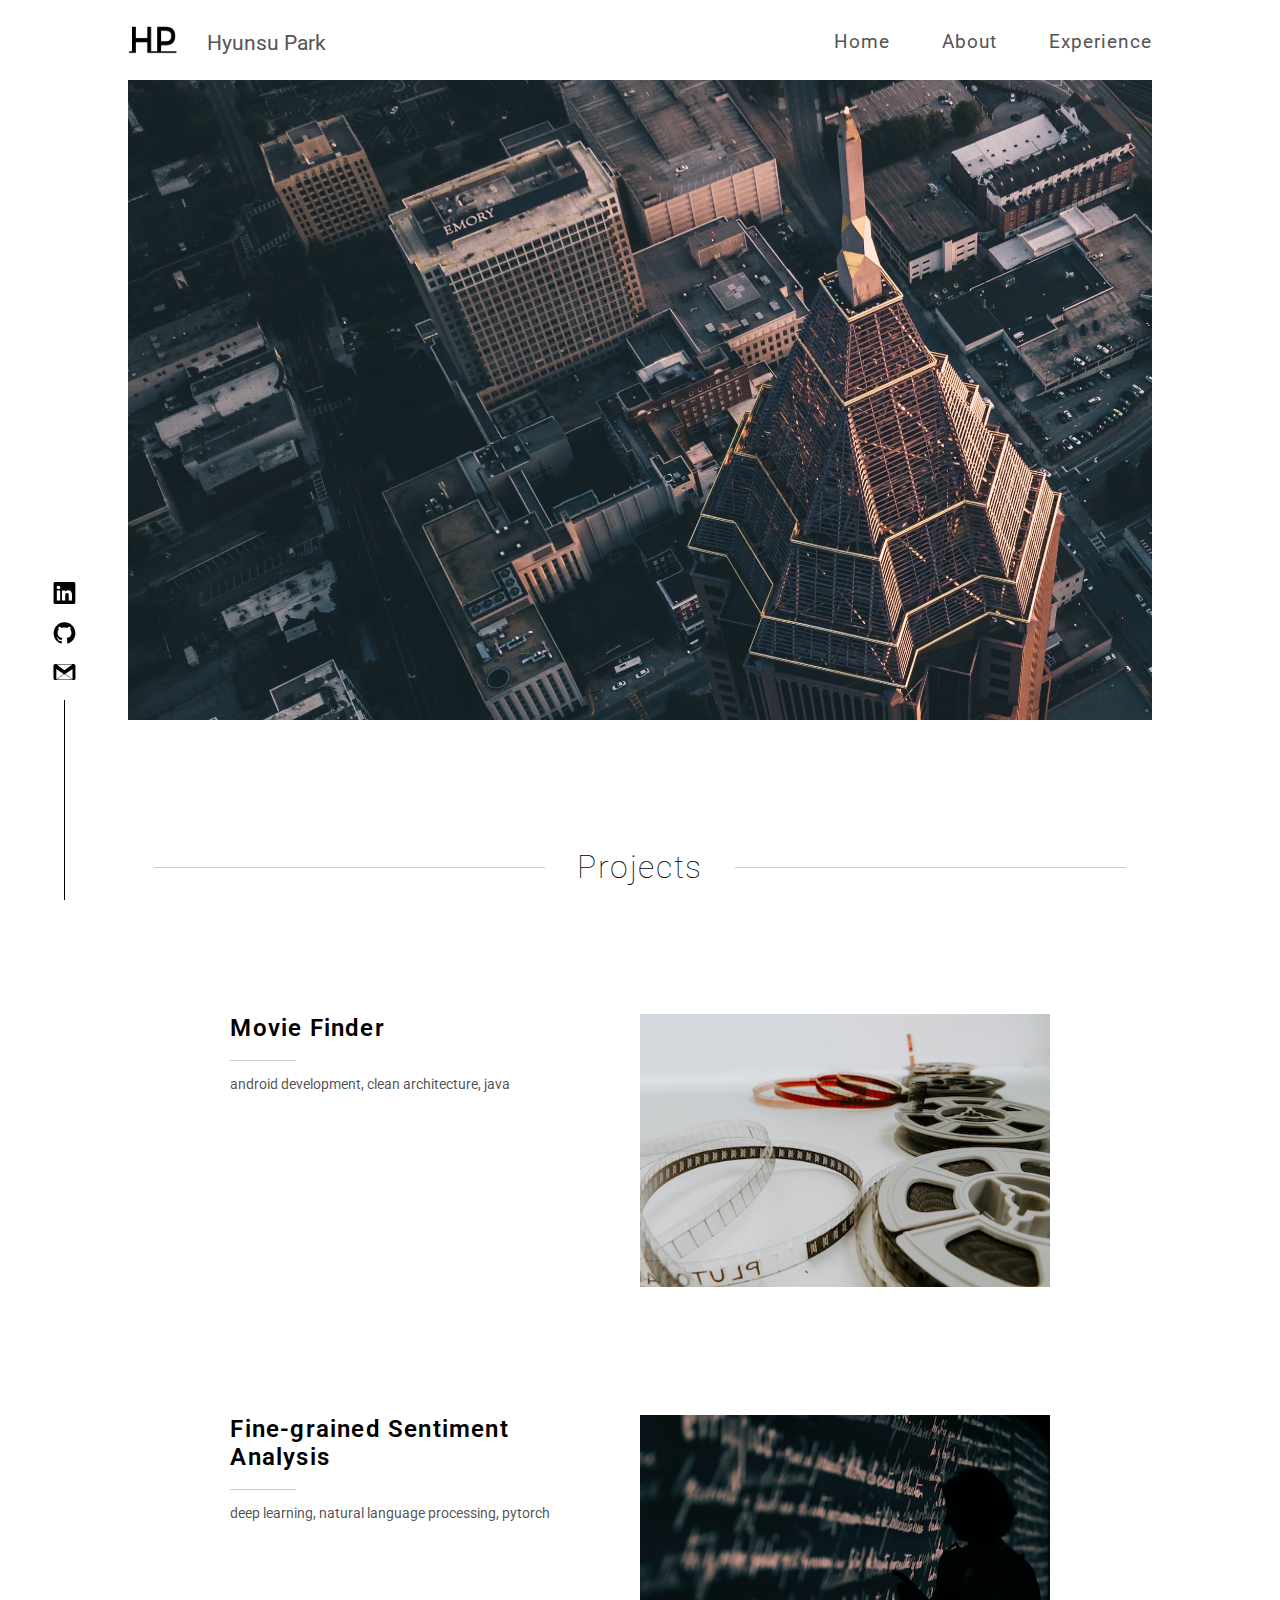
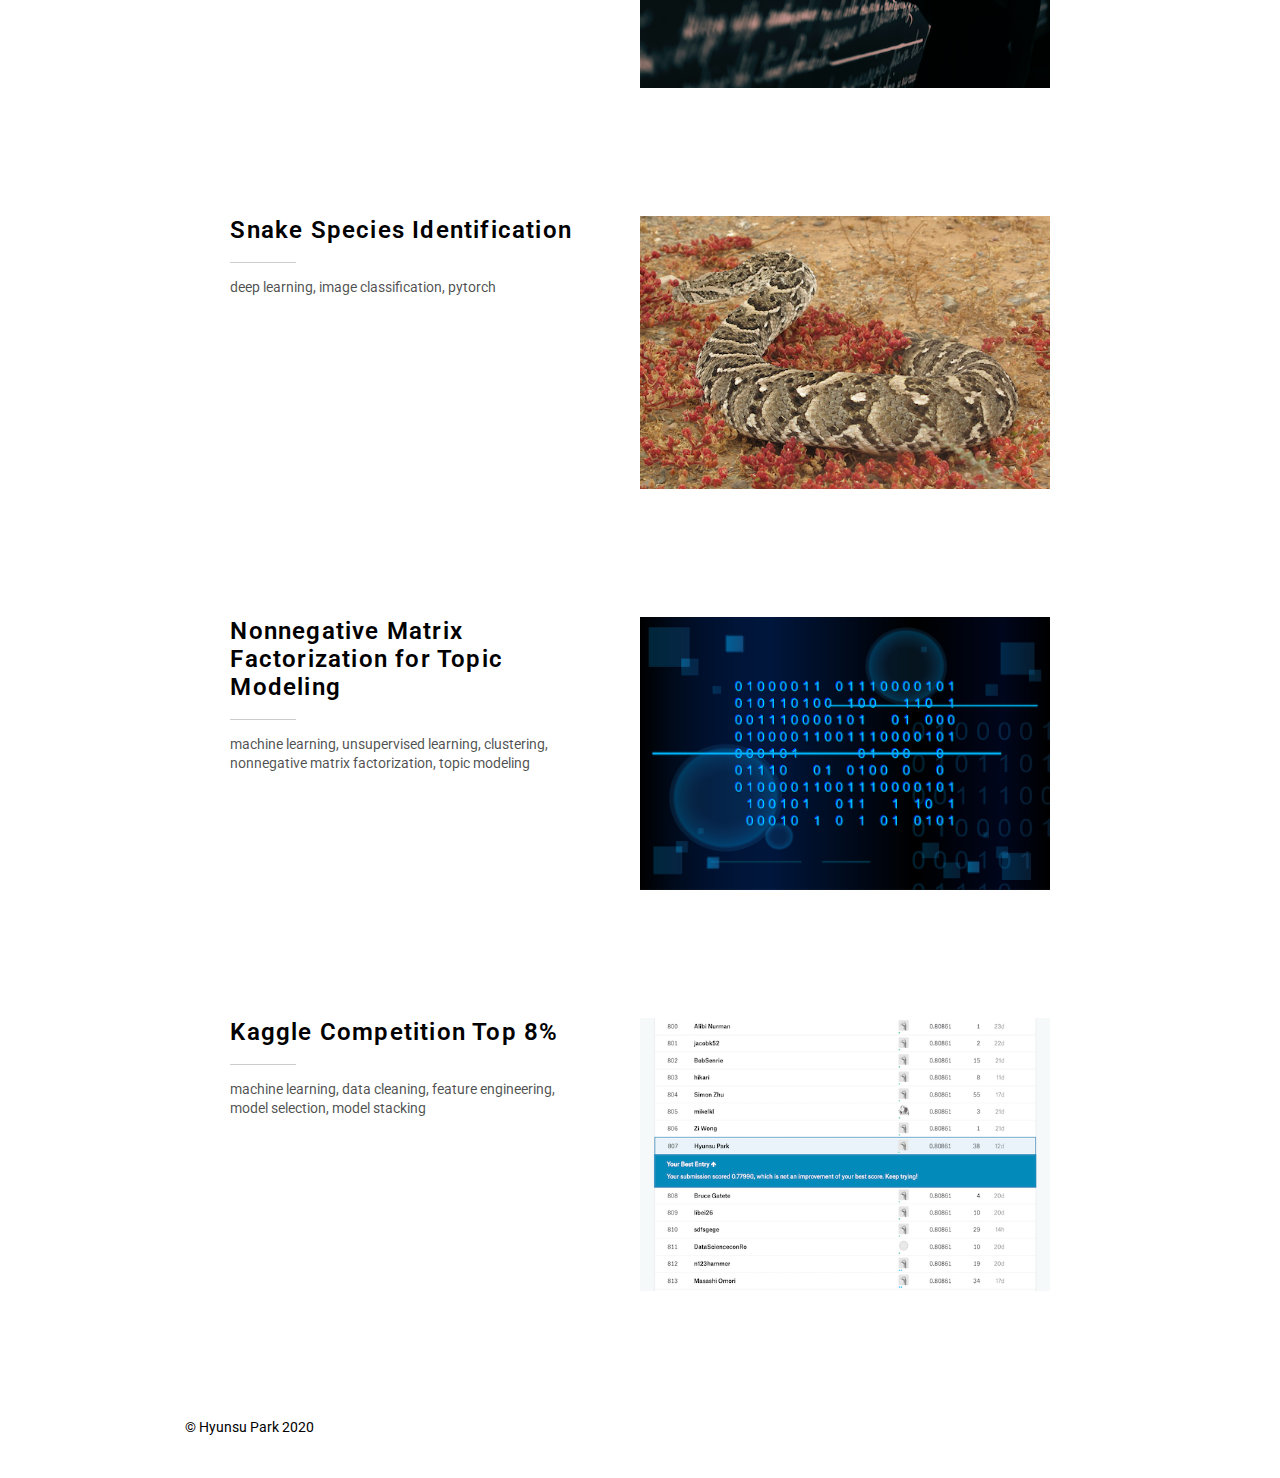
<file: index.html>
<!DOCTYPE html>

<html lang="en">
<!-- page title and metadata -->
<head>
	<title>Hyunsu Park</title>
	<meta name="description" content="Personal Website of Hyunsu Park">
	<meta name="keyword" content="Hyunsu Park, personal, website, machine learning, software, engineer, engineering, CSS, HTML, HTML5">
	<meta name="robots" content="nofollow">
	<meta http-equiv="author" content="Hyunsu Park">
	<meta charset="utf-8">
	<meta name="viewport" content="width=device-width">
	<meta http-equiv="X-UA-Compatible" content="IE=edge">
	<link rel="shortcut icon" type="image/x-icon" href="images/favicon.ico" />
	<link href="css/style.css" type="text/css" rel="stylesheet">
	<link href="https://fonts.googleapis.com/css?family=Roboto&display=swap" rel="stylesheet">
</head>



<!-- the main page -->
<body>
	<!-- main header -->
	<!-- main header -->
	<header id="main-header">
		<img src="images/logo.png" alt="logo" width="50" height="30">
		<span>Hyunsu Park</span>

		<nav id="nav-bar">
			<ul>
				<li><a href="#">Home</a></li>
				<li><a href="about.html">About</a></li>
				<li><a href="files/resume.pdf">Experience</a></li>
			</ul>
		</nav>
	</header>

	<!-- social media sidebar -->
	<nav id="sidebar">
		<ul>
			<li><a href="https://www.linkedin.com/in/hyunsu-park/"><img src="images/linkedin.svg" alt="linked-in"></a></li>
			<li><a href="http://github.com/hpark95"><img src="images/github.svg" alt="github"></a></li>
			<li><a href="mailto:parkhs1995@gmail.com"><img src="images/email.svg" alt="email"></a></li>
		</ul>
		<div id="vertical-line"></div>
	</nav>

	<!-- front page -->
	<section>
		<div class="container" id="front-page">
			<!-- <p id="title">Researcher & <br>Programmer</p> -->
		</div>
	</section>
	
	<!-- projects-->
	<section id="project">
		<div class="container" id="project-header">
			<div></div>
			<p>Projects</p>
			<div></div>
		</div>
		<div class="container">
			<div class="project-card">
				<a class="project_card" href="https://github.com/hpark95/movie-finder" target="_blank">
					<img src="images/movie.png" class="image" alt="movie image" width="540" height="360" align="right">
					<h2>Movie Finder</h2>
					<hr class="short"/>
					<p>android development, clean architecture, java</p>
				</a>
			</div>
			<div class="project-card">
				<a class="project_card" href="https://github.com/hpark95/fine-grained-sentiment-analysis-with-bert" target="_blank">
					<img src="images/sentiment.png" class="image" alt="sentiment image" width="540" height="360" align="right">
					<h2>Fine-grained Sentiment Analysis</h2>
					<hr class="short"/>
					<p>deep learning, natural language processing, pytorch</p>
				</a>
			</div>
			<div class="project-card">
				<a class="project_card" href="https://github.com/hpark95/snake-species-identification" target="_blank">
					<img src="images/snake.png" class="image" alt="snake image" width="540" height="360" align="right">
					<h2>Snake Species Identification</h2>
					<hr class="short"/>
					<p>deep learning, image classification, pytorch</p>
				</a>
			</div>
			<div class="project-card">
				<a class="project_card" href="https://github.com/hpark95/nonnegative-matrix-factorization" target="_blank">
					<img src="images/matrix.png" class="image" alt="matrix image" width="540" height="360" align="right">
					<h2>Nonnegative Matrix Factorization for Topic Modeling</h2>
					<hr class="short"/>
					<p>machine learning, unsupervised learning, clustering, nonnegative matrix factorization, topic modeling</p>
				</a>
			</div>
			<div class="project-card">
				<a class="project_card" href="https://github.com/hpark95/titanic-survival" target="_blank">
					<img src="images/kaggle_titanic.png" class="image" alt="kaggle titanic leaderboard" width="540" height="360" align="right">
					<h2>Kaggle Competition Top 8%</h2>
					<hr class="short"/>
					<p>machine learning, data cleaning, feature engineering, model selection, model stacking</p>
				</a>
			</div>
		</div>
	</section>

	<footer>
		<div class="container">
			<p>&copy; Hyunsu Park 2020</p>
		</div>
	</footer>

</body>
</html>
</file>
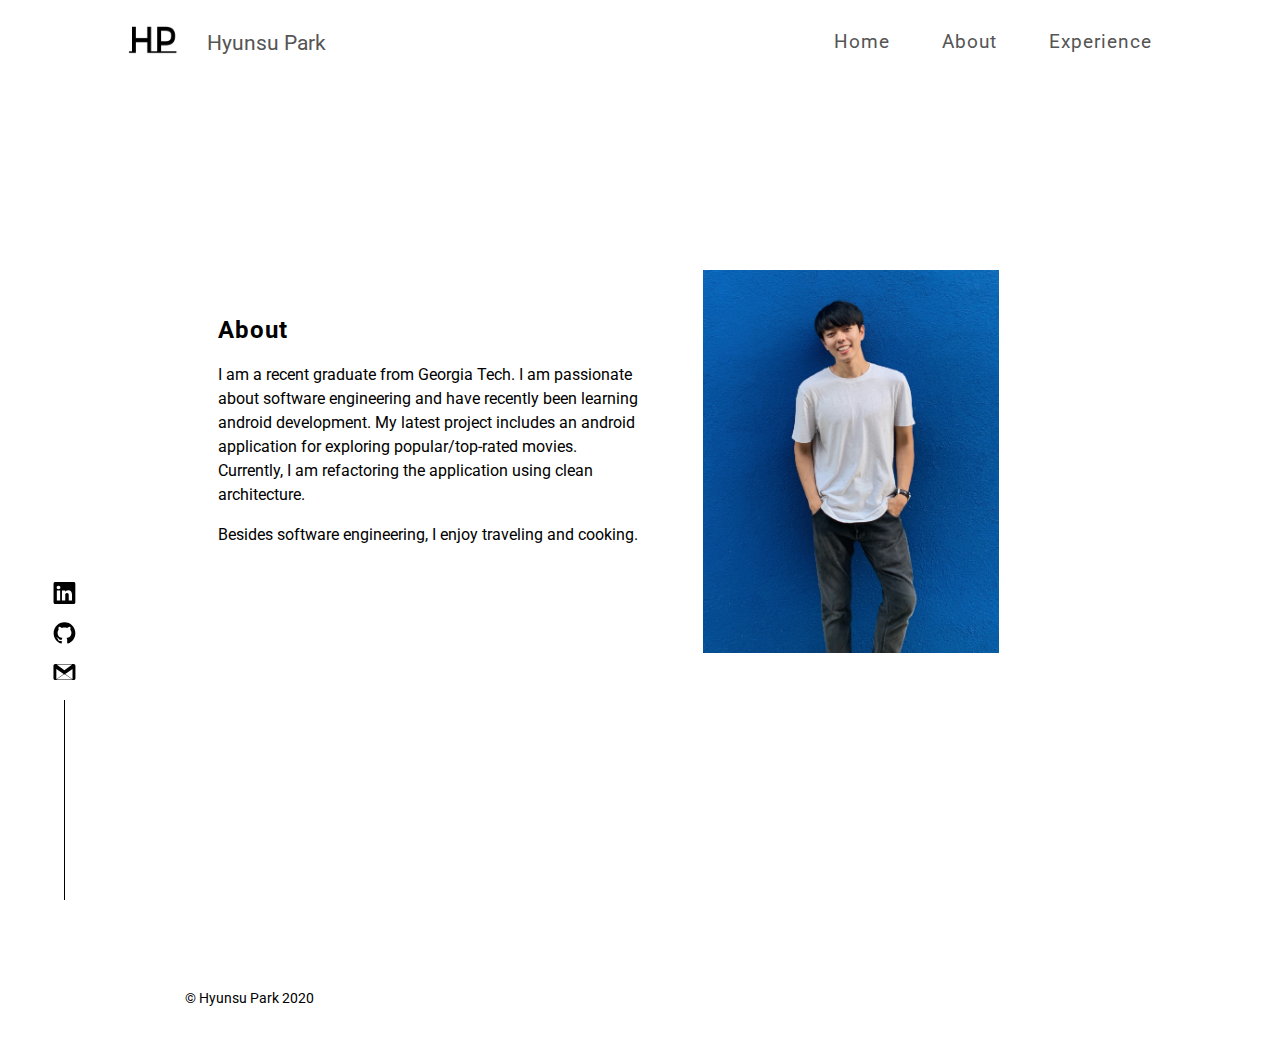
<file: about.html>
<!DOCTYPE html>

<html lang="en">
<!-- page title and metadata -->
<head>
	<title>Hyunsu Park</title>
	<meta name="description" content="Personal Website of Hyunsu Park">
	<meta name="keyword" content="Hyunsu Park, personal, website, machine learning, software, engineer, engineering, CSS, HTML, HTML5">
	<meta name="robots" content="nofollow">
	<meta http-equiv="author" content="Hyunsu Park">
	<meta charset="utf-8">
	<meta name="viewport" content="width=device-width">
	<meta http-equiv="X-UA-Compatible" content="IE=edge">
	<link rel="shortcut icon" type="image/x-icon" href="images/favicon.ico" />
	<link href="css/style.css" type="text/css" rel="stylesheet">
	<link href="https://fonts.googleapis.com/css?family=Roboto&display=swap" rel="stylesheet">
</head>



<!-- the main page -->
<body>
	<!-- main header -->
	<header id="main-header">
		<img src="images/logo.png" alt="logo" width="50" height="30">
		<span>Hyunsu Park</span>

		<nav id="nav-bar">
			<ul>
				<li><a href="index.html">Home</a></li>
				<li><a href="#">About</a></li>
				<li><a href="files/resume.pdf">Experience</a></li>
			</ul>
		</nav>
	</header>

	<!-- social media sidebar -->
	<nav id="sidebar">
		<ul>
			<li><a href="https://www.linkedin.com/in/hyunsu-park/"><img src="images/linkedin.svg" alt="linked-in"></a></li>
			<li><a href="http://github.com/hpark95"><img src="images/github.svg" alt="github"></a></li>
			<li><a href="mailto:parkhs1995@gmail.com"><img src="images/email.svg" alt="email"></a></li>
		</ul>
		<div id="vertical-line"></div>
    </nav>
    
    <div class="container" id="about">
        <div id="about-img">
            <img id="me" src="images/me.jpeg" alt="my picture">
        </div>
        <div id="about-text">
            <h2>About</h2>
            <p>
				I am a recent graduate from Georgia Tech. I am passionate about software engineering and have recently 
				been learning android development. My latest project includes an android application for exploring 
				popular/top-rated movies. Currently, I am refactoring the application using clean architecture.
            </p>
            <p>
                Besides software engineering, I enjoy traveling and cooking.
            </p>
        </div>
	</div> <!-- end of about contents section -->

	<footer>
		<div class="container" id="about-footer">
			<p>&copy; Hyunsu Park 2020</p>
		</div>
	</footer>

</body>
</html>
</file>
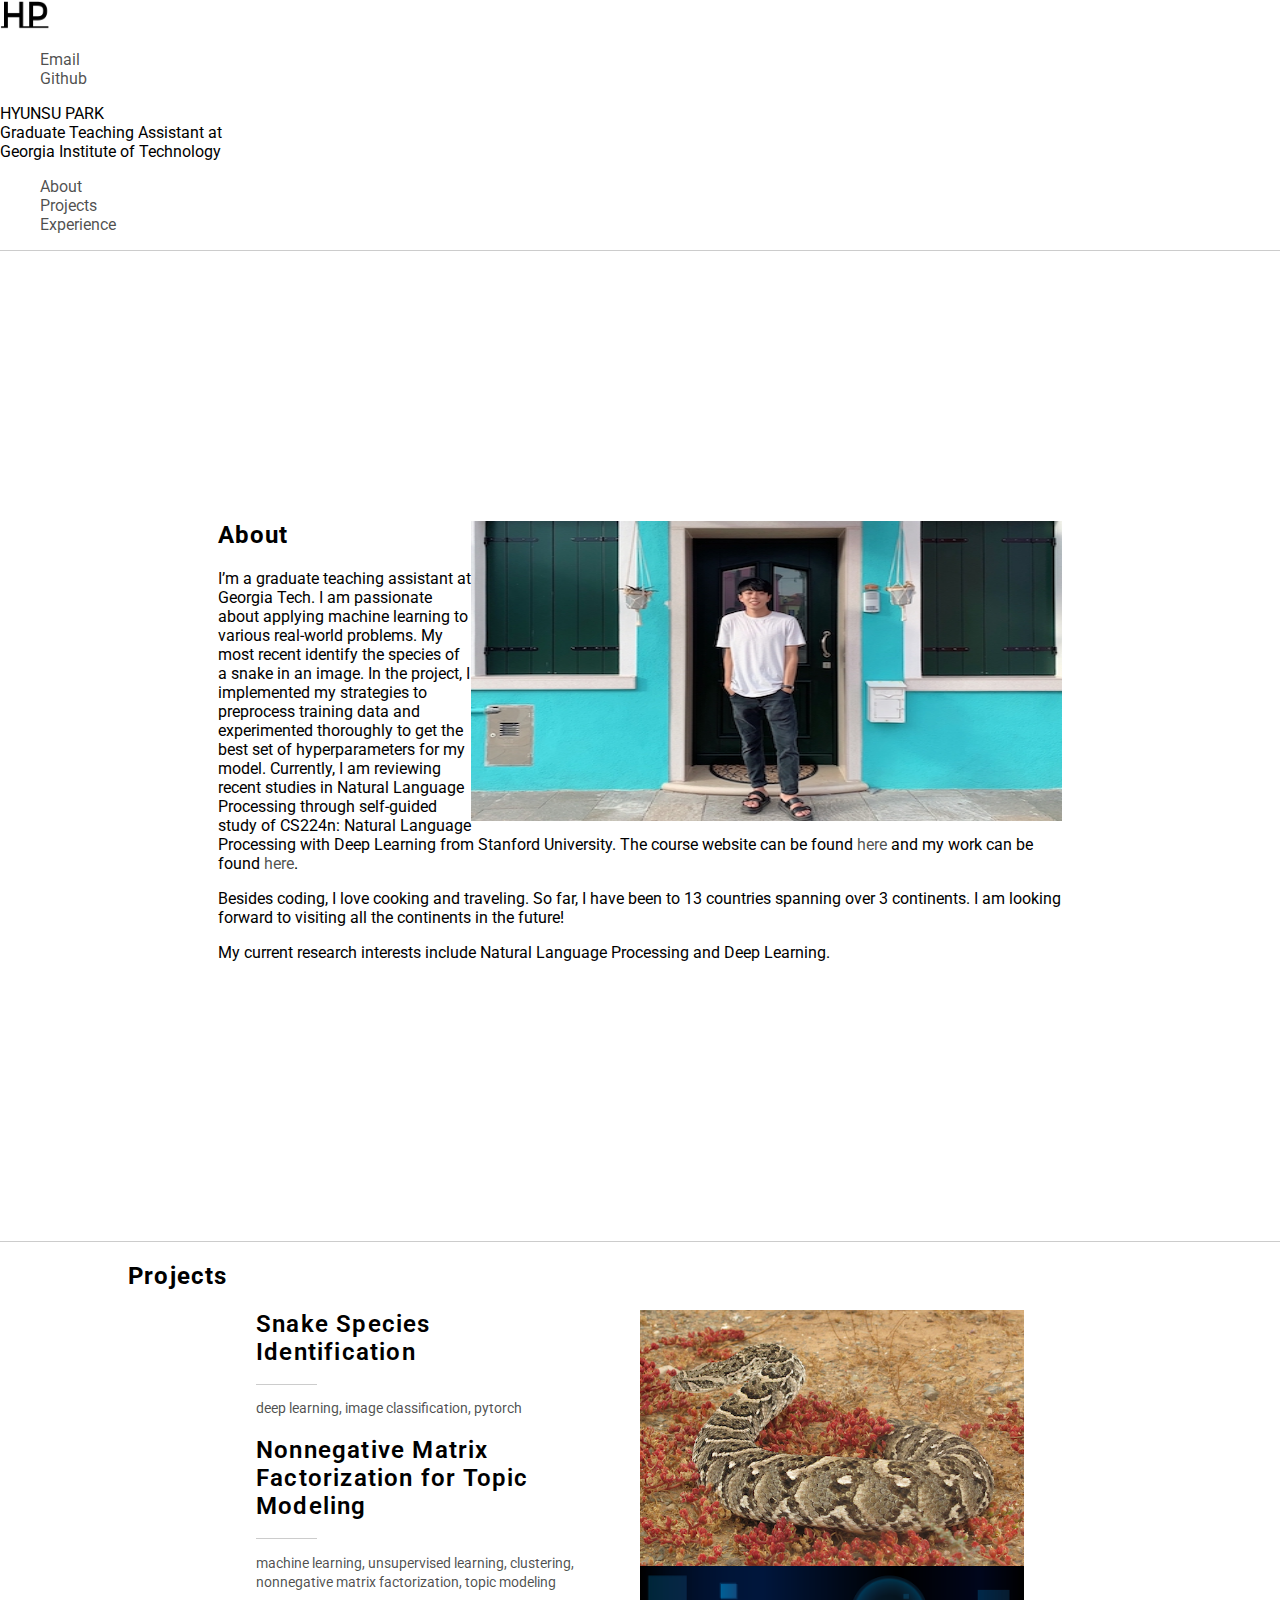
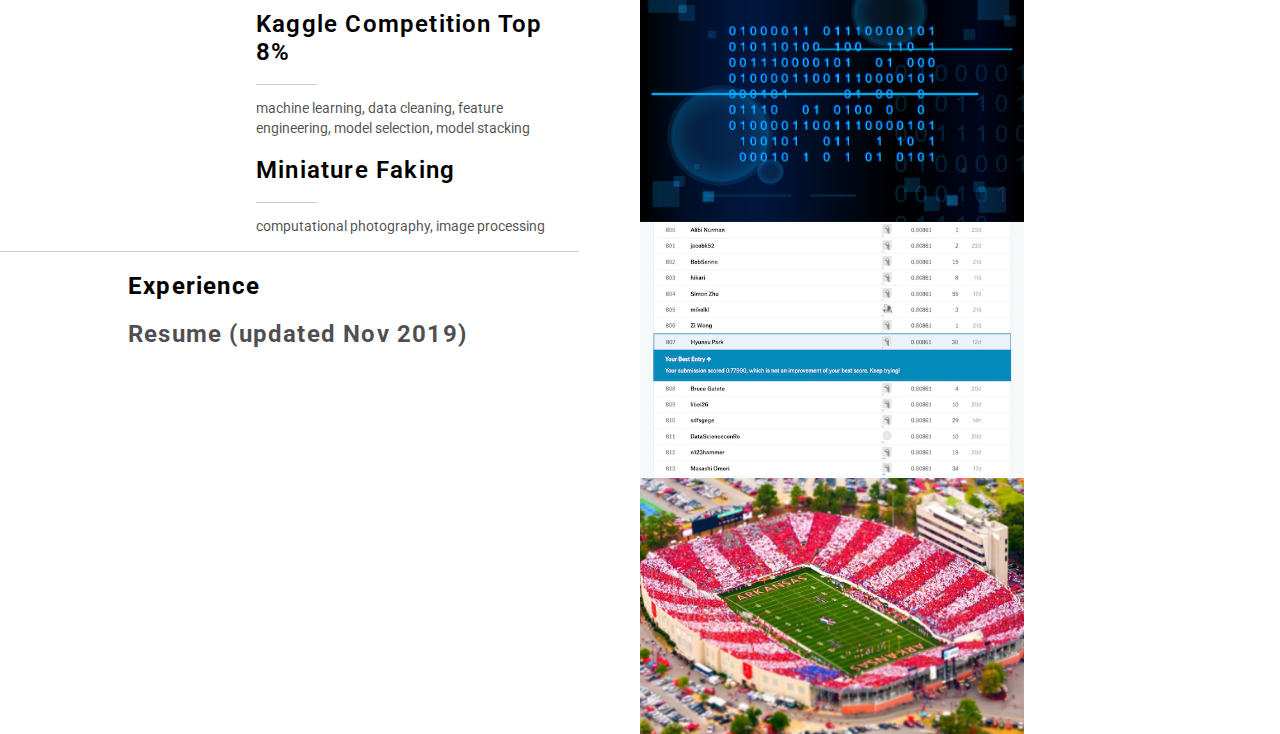
<file: old_index.html>
<!DOCTYPE html>

<html lang="en">
<!-- page title and metadata -->
<head>
	<title>Hyunsu Park - Website</title>
	<meta name="description" content="Personal Website of Hyunsu Park">
	<meta name="keyword" content="Hyunsu Park, personal, website, machine learning, software, engineer, engineering, CSS, HTML, HTML5">
	<meta name="robots" content="nofollow">
	<meta http-equiv="author" content="Hyunsu Park">
	<meta charset="utf-8">
	<meta name="viewport" content="width=device-width">
	<meta http-equiv="X-UA-Compatible" content="IE=edge">
	<link rel="shortcut icon" type="image/x-icon" href="images/favicon.ico" />
	<link href="css/style.css" type="text/css" rel="stylesheet">
	<link href="https://fonts.googleapis.com/css?family=Roboto&display=swap" rel="stylesheet">
</head>



<!-- the main page -->
<body>
	<!-- front page -->
	<div class="front">
		<header>
			<img src="images/logo.png" alt="logo" width="50" height="30">
			<!-- <h2> coded and styled by Hyunsu Park </h2> -->
			<ul class="contact">
				<li><a href="mailto:parkhs1995@gmail.com">Email</a></li>
				<li><a href="https://github.com/hpark95" target="_blank">Github</a></li>
			</ul>
		</header>

		<div class="name">HYUNSU PARK</div>
		<div class="title">
			Graduate Teaching Assistant at <br />
			Georgia Institute of Technology
		</div>
		<div class="front_bottom">
			<ul class="internal_links">
				<li><a href=#about>About</a></li>
				<li><a href="#projects">Projects</a></li>
				<li><a href="#experience">Experience</a></li>
			</ul>
		</div>
	</div>
	<!-- end of front page -->
	<hr />


	<!-- About Me section -->
	<div class="container" id="about">
		<div class="about img">
			<img id="me" src="images/profile.jpg" alt="profile picture" width="450" height="300" align="right">
		</div>
		<div class="about text">
			<h2>About</h2>
			<p>
				I’m a graduate teaching assistant at Georgia Tech. I am passionate about applying machine learning to
				various real-world problems. My most recent identify the species of a snake in an image. In the project,
				I implemented my strategies to preprocess training data and experimented thoroughly to get the best set
				of hyperparameters for my model. Currently, I am reviewing recent studies in Natural Language Processing
				through self-guided study of CS224n: Natural Language Processing with Deep Learning from Stanford
				University. The course website can be found <a href="http://web.stanford.edu/class/cs224n/" target="_blank">here</a> and my work
				can be found <a href="https://github.com/hpark95/natural-language-processing-with-deep-learning" target="_blank">here</a>.
			</p>
			<p>
				Besides coding, I love cooking and traveling. So far, I have been to 13 countries spanning over 3
				continents. I am looking forward to visiting all the continents in the future!
			</p>
			<p>
				My current research interests include Natural Language Processing and Deep Learning.
			</p>
		</div>
	</div> <!-- end of about contents section -->
	<hr />


	<!-- recent projects -->
	<!-- Nonnegative Matrix Factorization project-->
	<div class="container projects" id="projects">
	<h2>Projects</h2>
		<div class="container project">
			<a class="project_card" href="https://github.com/hpark95/snake-species-identification" target="_blank">
				<img src="images/snake.png" class="image" alt="snake image" width="540" height="360" align="right">
				<h2>Snake Species Identification</h2>
				<hr class="short"/>
				<p>deep learning, image classification, pytorch</p>
			</a>
		</div> <!-- end of nmf contents section -->

		<div class="container project">
			<a class="project_card" href="https://github.com/hpark95/nonnegative-matrix-factorization" target="_blank">
				<img src="images/matrix.png" class="image" alt="matrix image" width="540" height="360" align="right">
				<h2>Nonnegative Matrix Factorization for Topic Modeling</h2>
				<hr class="short"/>
				<p>machine learning, unsupervised learning, clustering, nonnegative matrix factorization, topic modeling</p>
			</a>
		</div> <!-- end of nmf contents section -->

		<div class="container project">
			<a class="project_card" href="https://github.com/hpark95/titanic-survival" target="_blank">
				<img src="images/kaggle_titanic.png" class="image" alt="kaggle titanic leaderboard" width="540" height="360" align="right">
				<h2>Kaggle Competition Top 8%</h2>
				<hr class="short"/>
				<p>machine learning, data cleaning, feature engineering, model selection, model stacking</p>
			</a>
		</div> <!-- end of kaggle competition contents section -->

		<div class="container project">
			<a class="project_card" href="https://github.com/hpark95/fake-miniature" target="_blank">
				<img src="images/stadium_out.jpg" class="image" alt="miniature faking of a stadium image" width="540" height="360" align="right">
				<h2>Miniature Faking</h2>
				<hr class="short"/>
				<p>computational photography, image processing</p>
			</a>
		</div> <!-- end of miniature faking contents section -->
	</div> <!-- end of projects section -->
	<hr />

	<div class="container experience" id="experience">
		<h2>Experience<h2 />
		<div class="experience text">
			<a id="resume" href="files/resume.pdf" target="_blank">Resume (updated Nov 2019)</a>
		</div>
	</div>
</body>
</html>
</file>
<file: css/style.css>
/*
General Styling
--------------------------------------------------------------------------------
*/

* {
	scroll-behavior: smooth;
}
body {
	background: #fff;
	font-family: 'Roboto', sans-serif;
	font-size: 16px;
	-webkit-font-smoothing: antialiased;
    -webkit-text-size-adjust: 100%;
    margin: 0;
}

.container {
	margin: 0 10vw;
}

section {
	margin: 0;
}

footer p{
	font-size: 0.89em;
	margin: 3em 0;
	padding: 0 0 0 4em;
	text-align: left;
}
	@media (max-width: 1024px) {
		footer p {
			padding: 0;
			text-align: center;
		}
	}

/*
Typography
--------------------------------------------------------------------------------
*/

h1 {
	font-size: 2em;
}
h2 {
	font-size: 1.5em;
	color: rgba(0, 0, 0, 1);
	letter-spacing: 0.05em;
}
h3 {
	font-size: 1.33em;
}
hr {
  border: solid rgba(0, 0, 0, 0.2);
  border-width: 1px 0 0;
  height: 0;
}
ul {
	list-style: none;
}

/*
Links
--------------------------------------------------------------------------------
*/

a {
	color: rgba(0, 0, 0, 0.7);
	font-style: normal;
	text-decoration: none;
}
a:hover {
	color: rgba(256, 156, 0, 0.7);
}

/*
Main Header Styling
--------------------------------------------------------------------------------
*/

#main-header {
	top: 0;
	background-color: #fff;
	z-index: 1;
	height: 80px;
	width: 80vw;
	padding: 0 10vw;
}
	@media (max-width: 576px) {
		#main-header {
			height: 60px;
		}
	}
	@media (min-width: 768px) {
		#main-header {
			position: fixed;
		}
	}

#main-header img {
	position: relative;
}
	@media (max-width: 576px) {
		#main-header img {
			top: 15px;
		}
	}
	@media (min-width: 576px) {
		#main-header img {
			top: 25px;
		}
	}

#main-header span {
	position: relative;
	top: 20px;
	font-size: 1.33em;
	color: #555;
	left: 25px;
}
	@media (max-width: 767px) {
		#main-header span {
			display: none;
		}
	}

#nav-bar {
	display: inline;
	position: relative;
	float: right;
	top: 30px;
	right: 0px;
	text-align: right;
}

#main-header ul {
	display: inline;
}

#main-header li {
	display: inline;
	padding: 0 0 0 3em;
}


#main-header a {
	font-size: 19px;
	font-weight: 400;
	letter-spacing: 1px;
	color: #555;
}
	@media (max-width: 991px) {
		#main-header a {
			display: none;
		}
	}

#main-header a:hover {
	color: #000;
	transition: ease-in-out 0.3s;
}

/*
Sidebar Styling
--------------------------------------------------------------------------------
*/


#sidebar {
	position: fixed;
	bottom: 0;
	background-color: #fff;
	z-index: 1;
	height: 320px;
	display: none;
	padding-left: calc(5vw - 12.5px);
}
	@media (min-width: 768px) {
		#sidebar {
			display: block;
		}
	}

#sidebar ul {
	margin: 0;
	padding: 0;
}

#sidebar li {
	padding: 0 0 10px 0;
}

#sidebar a {
	font-size: 19px;
	font-weight: 400;
	letter-spacing: 1px;
	color: #555;
}
	@media (max-width: 768px) {
		#main-header a {
			display: none;
		}
	}

#sidebar a:hover {
	color: #000;
	transition: ease-in-out 0.3s;
}

#sidebar img {
	width: 25px;
	opacity: 1.0;
}

#sidebar img:hover {
	width: 25px;
	opacity: 0.5;
}


#vertical-line {
	margin: 0 0 0 12px;
	width: 10px;
	border-left: 1px solid black;
	height: 200px;
}

/*
Front Page Styling
--------------------------------------------------------------------------------
*/

#front-page {
	height: 50vw;
	background: url('../images/atlanta.jpg');
	background-position: center;
	background-size: 90vw 50vw;
	background-repeat: no-repeat;
	position: relative;
	margin-top: 80px;
	margin-bottom: 10vw;
	display: none;
}
	@media (max-width: 576px) {
		#front-page {
			margin-top: 0;
		}
	}
	@media (min-width: 576px) {
		#front-page {
			margin-top: 0;
		}
	}
	@media (min-width: 768px) {
		#front-page {
			margin-top: 80px;
			display: block;
		}
	}

#title {
	font-family: 'Cormorant Garamond', serif;
	color: #fff;
	position: absolute;
	bottom: 18%;
	left: 15%;
	text-align: left;
	width: 50%;
	letter-spacing: 0.06em;
}
	@media (max-width: 576px) {
		#title {
			font-size: 20px;
		}
	}
	@media (min-width: 576px) {
		#title {
			font-size: 25px;
		}
	}
	@media (min-width: 768px) {
		#title {
			font-size: 30px;
		}
	}
	@media (min-width: 992px) {
		#title {
			font-size: 45px;
		}
	}
	@media (min-width: 1280px) {
		#title {
			font-size: 60px;
		}
	}

#pc {
	margin: 0;
	position: absolute;
	bottom: 0% ;
	right: 0%;
	text-align: right ;
	color: #fff;
}
	@media (max-width: 576px) {
		#pc {
			font-size: 5px;
			padding: 2.5px;
		}
	}
	@media (min-width: 576px) {
		#pc {
			font-size: 6px;
			padding: 4px;
		}
	}
	@media (min-width: 768px) {
		#pc {
			font-size: 8px;
			padding: 4px;
		}
	}
	@media (min-width: 992px) {
		#pc {
			font-size: 10px;
			padding: 5px;
		}
	}
	@media (min-width: 1280px) {
		#pc {
			font-size: 12px;
			padding: 6px;
		}
	}

/*
Project Section Styling
--------------------------------------------------------------------------------
*/

#project-header {
	display: grid;
	text-align: center;
	padding: 0 5vw;
	font-weight: lighter;
	letter-spacing: 0.05em;
	grid-template-columns: 1fr auto 1fr;
	grid-gap: 1em;
}
	@media (max-width: 576px) {
		#project-header {
			margin-top: calc(10vw - 1.33em);
			font-size: 1.33em;
			padding: 0 2vw;
		}
	}
	@media (min-width: 576px) {
		#project-header {
			margin-top: calc(10vw - 1.5em);
			font-size: 1.5em;
			padding: 0 2vw;
		}
	}
	@media (min-width: 768px) {
		#project-header {
			margin-top: 0;
			font-size: 1.5em;
		}
	}
	@media (min-width: 992px) {
		#project-header {
			margin-top: 0;
			font-size: 2em;
		}
	}

#project-header div {
	height: 50%;
	border-bottom: rgba(0, 0, 0, 0.2) solid 1px;
}

#project-header p {
	margin: 0;
}

.project-card {
	padding: 0 10%;
	margin: 10vw 0;
	position: relative;
}
	@media only screen and (max-width: 576px) {
		.project-card {
			padding: 0;
			height: calc(80vw * 2/3);
		}
	}
	@media only screen and (min-width: 576px) {
		.project-card {
			padding: 0;
			height: calc(80vw * 2/3);
		}
	}
	@media only screen and (min-width: 768px) {
		.project-card {
			padding: 0 10%;
			height: calc(80vw * 0.8 * 2/3);
		}
	}
	@media only screen and (min-width: 992px) {
		.project-card {
			padding: 0 10%;
			height: calc(80vw * 0.8 * 0.5 * 2/3);
		}
	}

.project-card:hover *{
	color: #333;
	transition: all 0.5s ease;
	opacity: 0.7;
}

.project_card img {
	display: inline;
	height: auto;
}
	@media only screen and (max-width: 576px) {
		.project_card img {
			width: 100%;
			/* display: none; */
		}
	}
	@media only screen and (min-width: 576px) {
		.project_card img {
			width: 100%;
		}
	}
	@media only screen and (min-width: 768px) {
		.project_card img {
			width: 100%;
		}
	}
	@media only screen and (min-width: 992px) {
		.project_card img {
			margin: 0 0 0 8%;
			width: 50%;
		}
	}

.project_card h2 {
	/* font-size: 16px; */
}
	@media only screen and (max-width: 576px) {
		.project_card h2 {
			font-size: 16px;
			margin: 0;
			color: #fff;
			position: absolute;
			bottom: 0;
			width: 80vw;
			text-align: center;
			background-color: rgba(0, 0, 0, 0.4);
			padding: 0.33em 0;
			font-weight: 100;
		}
	}
	@media only screen and (min-width: 576px) {
		.project_card h2 {
			font-size: 16px;
			margin: 0;
			color: #fff;
			position: absolute;
			bottom: 0;
			width: 80vw;
			text-align: center;
			background-color: rgba(0, 0, 0, 0.4);
			/* height: 2em; */
			font-weight: 100;
			padding: 0.33em 0;
		}
	}
	@media only screen and (min-width: 768px) {
		.project_card h2 {
			font-size: 16px;
			margin: 0;
			color: #fff;
			position: absolute;
			bottom: 0;
			width: calc((80vw) * 8/10);
			text-align: center;
			background-color: rgba(0, 0, 0, 0.4);
			font-weight: 100;
			padding: 0.33em 0;
		}
	}
	@media only screen and (min-width: 992px) {
		.project_card h2 {
			font-size: 1.5em;
			margin: 0.75em 0;
			color: #000;
			position: unset;
			bottom: unset;
			width: unset;
			text-align: unset;
			background-color: unset;
			font-weight: 600;
			padding: 0;
			/* display: none; */
		}
	}

.project_card p {
	display: none;
	/* font-size: 16px; */
}
	@media only screen and (min-width: 992px) {
		.project_card p {
			display: block;
			font-size: 0.9em;
			line-height: 1.33em;
		}
	}

hr.short {
	margin: 0;
	width: 8%;
	display: none;
}
	@media only screen and (min-width: 992px) {
		hr.short {
			display: block;
		}
	}

/*
About Page Styling
--------------------------------------------------------------------------------
*/

#about {
	padding: 0 7vw;
}
	@media (max-width: 576px) {
		#about {
			margin-top: 0;
			margin-bottom: 0;
			height: 800px;
		}
	}
	@media (min-width: 576px) {
		#about {
			margin-top: 0;
			margin-bottom: 0;
			height: 900px;
		}
	}
	@media (min-width: 768px) {
		#about {
			margin-top: 15vh;
			margin-bottom: 15vh;
			height: 60vh;
		}
	}
	@media (min-width: 992px) {
		#about {
			margin-top: 30vh;
			margin-bottom: 30vh;
			height: 50vh;
		}
	}

#about-img {
	margin: 0;
	text-align: center;
	float: right;
}
	@media (max-width: 576px) {
		#about-img {
			width: 100%;
		}
	}
	@media (min-width: 576px) {
		#about-img {
			width: 100%;
		}
	}
	@media (min-width: 768px) {
		#about-img {
			width: 50%;
		}
	}
	@media (min-width: 992px) {
		#about-img {
			width: 50%;
		}
	}

	@media (max-width: 576px) {
		#me {
			width: 85%;
			position: center;
		}
	}
	@media (min-width: 576px) {
		#me {
			width: 85%;
			position: center;
		}
	}
	@media (min-width: 768px) {
		#me {
			width: 70%;
		}
	}
	@media (min-width: 992px) {
		#me {
			width: 70%;
		}
	}

#about-text {
	margin: 0;
	float: left;
}
	@media (max-width: 576px) {
		#about-text {
			font-size: 0.83em;
			width: 100%;
		}
	}
	@media (min-width: 576px) {
		#about-text {
			font-size: 0.83em;
			width: 100%;
		}
	}
	@media (min-width: 768px) {
		#about-text {
			font-size: 1em;
			width: 50%;
		}
	}
	@media (min-width: 992px) {
		#about-text {
			font-size: 1em;
			width: 50%;
		}
	}

#about-text h2 {
	padding-top: 2vw;
}
#about-text p {
	line-height: 1.5em;
}

#about-footer {
	height: 3em;
	/* position: absolute;
	bottom: 3em; */
}
</file>
